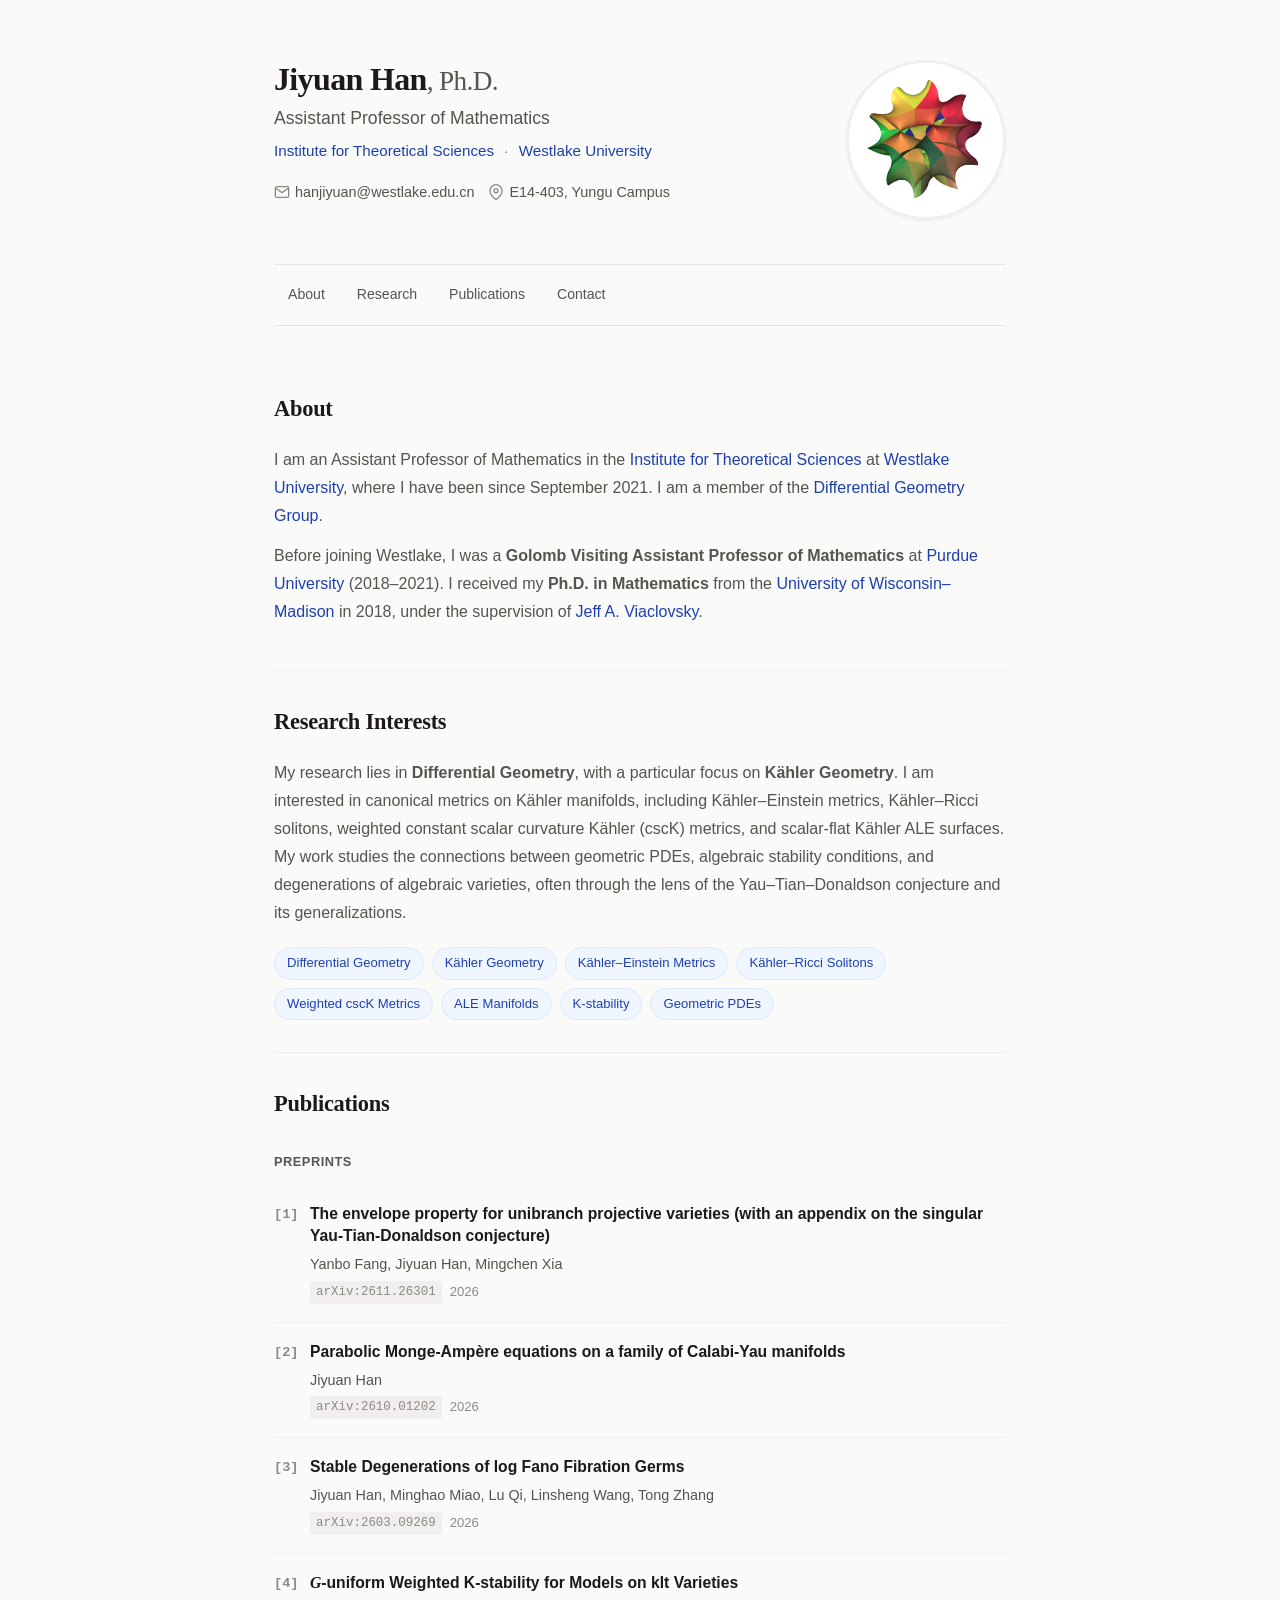
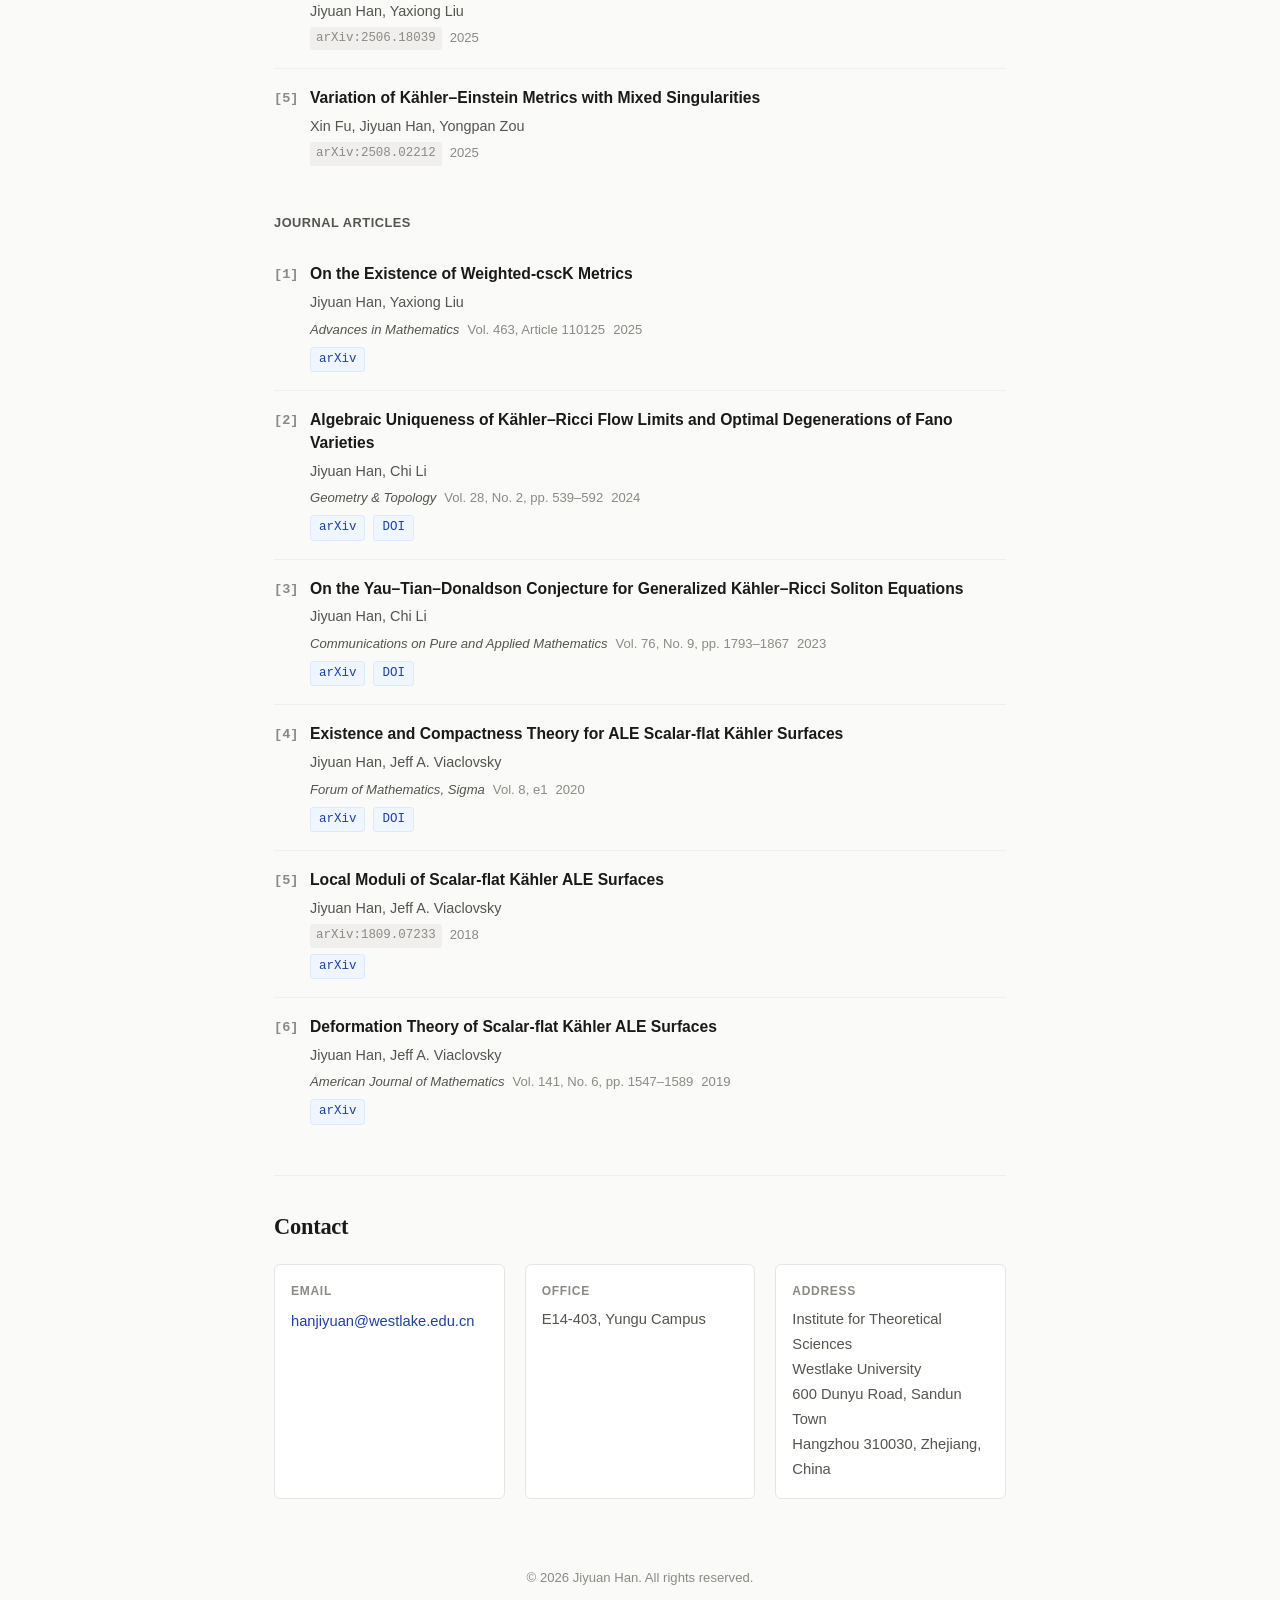
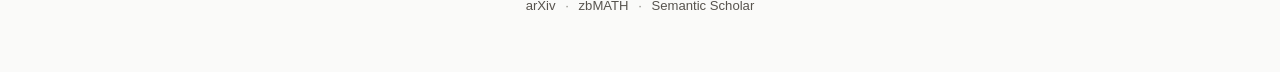
<file: index.html>
<!DOCTYPE html>
<html lang="en">
<head>
    <meta charset="UTF-8">
    <meta name="viewport" content="width=device-width, initial-scale=1.0">
    <meta name="description" content="Jiyuan Han — Assistant Professor of Mathematics at Westlake University. Research in Differential Geometry, Kähler Geometry, canonical metrics, and Kähler-Ricci solitons.">
    <meta name="keywords" content="Jiyuan Han, mathematics, differential geometry, Kähler geometry, Westlake University, Kähler-Einstein, Kähler-Ricci solitons, cscK metrics, ALE manifolds, K-stability">
    <meta name="author" content="Jiyuan Han">
    <meta name="robots" content="index, follow">
    <link rel="canonical" href="https://jiyuanhan.github.io/jiyuan-han-website/">
    <meta property="og:title" content="Jiyuan Han — Assistant Professor of Mathematics, Westlake University">
    <meta property="og:description" content="Research in Differential Geometry, Kähler Geometry, canonical metrics, and Kähler-Ricci solitons.">
    <meta property="og:type" content="website">
    <meta property="og:url" content="https://jiyuanhan.github.io/jiyuan-han-website/">
    <meta property="og:image" content="https://jiyuanhan.github.io/jiyuan-han-website/assets/images/calabi-yau.jpg">
    <meta name="twitter:card" content="summary">
    <title>Jiyuan Han — Assistant Professor of Mathematics, Westlake University</title>
    <script type="application/ld+json">
    {
      "@context": "https://schema.org",
      "@type": "Person",
      "name": "Jiyuan Han",
      "url": "https://jiyuanhan.github.io/jiyuan-han-website/",
      "jobTitle": "Assistant Professor of Mathematics",
      "email": "hanjiyuan@westlake.edu.cn",
      "affiliation": {
        "@type": "Organization",
        "name": "Westlake University",
        "department": "Institute for Theoretical Sciences"
      },
      "alumniOf": {
        "@type": "Organization",
        "name": "University of Wisconsin–Madison"
      },
      "knowsAbout": [
        "Differential Geometry",
        "Kähler Geometry",
        "Kähler–Einstein Metrics",
        "Kähler–Ricci Solitons",
        "Weighted cscK Metrics",
        "ALE Manifolds",
        "K-stability",
        "Geometric PDEs"
      ],
      "sameAs": [
        "https://zbmath.org/authors/han.jiyuan",
        "https://www.semanticscholar.org/author/Jiyuan-Han/2307039383",
        "https://en.westlake.edu.cn/faculty/jiyuan-han.html"
      ]
    }
    </script>
    <link rel="stylesheet" href="assets/css/style.css">
    <link rel="icon" type="image/png" href="data:image/svg+xml,<svg xmlns='http://www.w3.org/2000/svg' viewBox='0 0 100 100'><text y='.9em' font-size='90'>🔬</text></svg>">
</head>
<body>
    <div class="container">
        <!-- Header -->
        <header class="header">
            <div class="header-content">
                <div class="header-text">
                    <h1>Jiyuan Han<span class="phd">, Ph.D.</span></h1>
                    <p class="title">Assistant Professor of Mathematics</p>
                    <p class="affiliation">
                        <a href="https://its.westlake.edu.cn/" target="_blank" rel="noopener">Institute for Theoretical Sciences</a>
                        <span class="separator">·</span>
                        <a href="https://en.westlake.edu.cn/" target="_blank" rel="noopener">Westlake University</a>
                    </p>
                    <div class="contact-links">
                        <a href="mailto:hanjiyuan@westlake.edu.cn" class="contact-item">
                            <svg width="16" height="16" viewBox="0 0 24 24" fill="none" stroke="currentColor" stroke-width="2"><path d="M4 4h16c1.1 0 2 .9 2 2v12c0 1.1-.9 2-2 2H4c-1.1 0-2-.9-2-2V6c0-1.1.9-2 2-2z"/><polyline points="22,6 12,13 2,6"/></svg>
                            hanjiyuan@westlake.edu.cn
                        </a>
                        <span class="contact-item">
                            <svg width="16" height="16" viewBox="0 0 24 24" fill="none" stroke="currentColor" stroke-width="2"><path d="M21 10c0 7-9 13-9 13s-9-6-9-13a9 9 0 0 1 18 0z"/><circle cx="12" cy="10" r="3"/></svg>
                            E14-403, Yungu Campus
                        </span>
                    </div>
                </div>
                <div class="header-photo">
                    <img src="assets/images/calabi-yau.jpg" alt="Calabi-Yau quintic manifold — a 2D cross-section of the real 6D manifold, visualized by Andrew J. Hanson" width="180" height="180">
                </div>
            </div>
        </header>

        <!-- Navigation -->
        <nav class="nav">
            <a href="#about">About</a>
            <a href="#research">Research</a>
            <a href="#publications">Publications</a>
            <a href="#contact">Contact</a>
        </nav>

        <!-- About -->
        <section id="about">
            <h2>About</h2>
            <p>
                I am an Assistant Professor of Mathematics in the
                <a href="https://its.westlake.edu.cn/" target="_blank" rel="noopener">Institute for Theoretical Sciences</a>
                at <a href="https://en.westlake.edu.cn/" target="_blank" rel="noopener">Westlake University</a>,
                where I have been since September 2021. I am a member of the
                <a href="https://its.westlake.edu.cn/Research/Fields/Differential_Geometry.htm" target="_blank" rel="noopener">Differential Geometry Group</a>.
            </p>
            <p>
                Before joining Westlake, I was a <strong>Golomb Visiting Assistant Professor of Mathematics</strong>
                at <a href="https://www.purdue.edu/" target="_blank" rel="noopener">Purdue University</a> (2018–2021).
                I received my <strong>Ph.D. in Mathematics</strong> from the
                <a href="https://www.wisc.edu/" target="_blank" rel="noopener">University of Wisconsin–Madison</a> in 2018,
                under the supervision of <a href="https://sites.google.com/view/jeffviaclovsky" target="_blank" rel="noopener">Jeff A. Viaclovsky</a>.
            </p>
        </section>

        <!-- Research Interests -->
        <section id="research">
            <h2>Research Interests</h2>
            <p>
                My research lies in <strong>Differential Geometry</strong>, with a particular focus on
                <strong>Kähler Geometry</strong>. I am interested in canonical metrics on Kähler manifolds,
                including Kähler–Einstein metrics, Kähler–Ricci solitons, weighted constant scalar curvature
                Kähler (cscK) metrics, and scalar-flat Kähler ALE surfaces. My work studies the connections
                between geometric PDEs, algebraic stability conditions, and degenerations of algebraic varieties,
                often through the lens of the Yau–Tian–Donaldson conjecture and its generalizations.
            </p>
            <div class="keywords">
                <span>Differential Geometry</span>
                <span>Kähler Geometry</span>
                <span>Kähler–Einstein Metrics</span>
                <span>Kähler–Ricci Solitons</span>
                <span>Weighted cscK Metrics</span>
                <span>ALE Manifolds</span>
                <span>K-stability</span>
                <span>Geometric PDEs</span>
            </div>
        </section>

        <!-- Publications -->
        <section id="publications">
            <h2>Publications</h2>

            <h3>Preprints</h3>
            <ol class="pubs">

                <li class="pub">
                    <div class="pub-title">
                        <a href="https://arxiv.org/abs/2611.26301" target="_blank" rel="noopener">The envelope property for unibranch projective varieties (with an appendix on the singular Yau-Tian-Donaldson conjecture)</a>
                            </div>
                            <div class="pub-authors">
                            Yanbo Fang, Jiyuan Han, Mingchen Xia
                            </div>
                    <div class="pub-meta">
                    <span class="pub-tag">arXiv:2611.26301</span>
                    <span>2026</span>
                </div>
                </li>
                
                <li class="pub">
                    <div class="pub-title">
                        <a href="https://arxiv.org/abs/2610.01202" target="_blank" rel="noopener">Parabolic Monge-Ampère equations on a family of Calabi-Yau manifolds</a>
                    </div>
                    <div class="pub-authors">
                        Jiyuan Han
                    </div>
                    <div class="pub-meta">
                        <span class="pub-tag">arXiv:2610.01202</span>
                        <span>2026</span>
                    </div>
                </li>
                <li class="pub">
                    <div class="pub-title">
                        <a href="https://arxiv.org/abs/2603.09269" target="_blank" rel="noopener">Stable Degenerations of log Fano Fibration Germs</a>
                    </div>
                    <div class="pub-authors">
                        Jiyuan Han, Minghao Miao, Lu Qi, Linsheng Wang, Tong Zhang
                    </div>
                    <div class="pub-meta">
                        <span class="pub-tag">arXiv:2603.09269</span>
                        <span>2026</span>
                    </div>
                </li>
                <li class="pub">
                    <div class="pub-title">
                        <a href="https://arxiv.org/abs/2506.18039" target="_blank" rel="noopener">
                            <span class="math-stylized">G</span>-uniform Weighted K-stability for Models on klt Varieties
                        </a>
                    </div>
                    <div class="pub-authors">
                        Jiyuan Han, Yaxiong Liu
                    </div>
                    <div class="pub-meta">
                        <span class="pub-tag">arXiv:2506.18039</span>
                        <span>2025</span>
                    </div>
                </li>
                <li class="pub">
                    <div class="pub-title">
                        <a href="https://arxiv.org/abs/2508.02212" target="_blank" rel="noopener">Variation of Kähler–Einstein Metrics with Mixed Singularities</a>
                    </div>
                    <div class="pub-authors">
                        Xin Fu, Jiyuan Han, Yongpan Zou
                    </div>
                    <div class="pub-meta">
                        <span class="pub-tag">arXiv:2508.02212</span>
                        <span>2025</span>
                    </div>
                </li>
            </ol>

            <h3>Journal Articles</h3>
            <ol class="pubs">
                <li class="pub">
                    <div class="pub-title">
                        <a href="https://arxiv.org/abs/2406.10939" target="_blank" rel="noopener">On the Existence of Weighted-cscK Metrics</a>
                    </div>
                    <div class="pub-authors">
                        Jiyuan Han, Yaxiong Liu
                    </div>
                    <div class="pub-meta">
                        <span class="pub-journal">Advances in Mathematics</span>
                        <span>Vol. 463, Article 110125</span>
                        <span>2025</span>
                    </div>
                    <div class="pub-links">
                        <a href="https://arxiv.org/abs/2406.10939" target="_blank" rel="noopener" class="pub-link">arXiv</a>
                    </div>
                </li>
                <li class="pub">
                    <div class="pub-title">
                        <a href="https://arxiv.org/abs/2009.01010" target="_blank" rel="noopener">Algebraic Uniqueness of Kähler–Ricci Flow Limits and Optimal Degenerations of Fano Varieties</a>
                    </div>
                    <div class="pub-authors">
                        Jiyuan Han, Chi Li
                    </div>
                    <div class="pub-meta">
                        <span class="pub-journal">Geometry &amp; Topology</span>
                        <span>Vol. 28, No. 2, pp. 539–592</span>
                        <span>2024</span>
                    </div>
                    <div class="pub-links">
                        <a href="https://arxiv.org/abs/2009.01010" target="_blank" rel="noopener" class="pub-link">arXiv</a>
                        <a href="https://doi.org/10.2140/gt.2024.28.539" target="_blank" rel="noopener" class="pub-link">DOI</a>
                    </div>
                </li>
                <li class="pub">
                    <div class="pub-title">
                        <a href="https://arxiv.org/abs/2006.00903" target="_blank" rel="noopener">On the Yau–Tian–Donaldson Conjecture for Generalized Kähler–Ricci Soliton Equations</a>
                    </div>
                    <div class="pub-authors">
                        Jiyuan Han, Chi Li
                    </div>
                    <div class="pub-meta">
                        <span class="pub-journal">Communications on Pure and Applied Mathematics</span>
                        <span>Vol. 76, No. 9, pp. 1793–1867</span>
                        <span>2023</span>
                    </div>
                    <div class="pub-links">
                        <a href="https://arxiv.org/abs/2006.00903" target="_blank" rel="noopener" class="pub-link">arXiv</a>
                        <a href="https://doi.org/10.1002/cpa.22053" target="_blank" rel="noopener" class="pub-link">DOI</a>
                    </div>
                </li>
                <li class="pub">
                    <div class="pub-title">
                        <a href="https://arxiv.org/abs/1901.05611" target="_blank" rel="noopener">Existence and Compactness Theory for ALE Scalar-flat Kähler Surfaces</a>
                    </div>
                    <div class="pub-authors">
                        Jiyuan Han, Jeff A. Viaclovsky
                    </div>
                    <div class="pub-meta">
                        <span class="pub-journal">Forum of Mathematics, Sigma</span>
                        <span>Vol. 8, e1</span>
                        <span>2020</span>
                    </div>
                    <div class="pub-links">
                        <a href="https://arxiv.org/abs/1901.05611" target="_blank" rel="noopener" class="pub-link">arXiv</a>
                        <a href="https://doi.org/10.1017/fms.2019.42" target="_blank" rel="noopener" class="pub-link">DOI</a>
                    </div>
                </li>
                <li class="pub">
                    <div class="pub-title">
                        <a href="https://arxiv.org/abs/1809.07233" target="_blank" rel="noopener">Local Moduli of Scalar-flat Kähler ALE Surfaces</a>
                    </div>
                    <div class="pub-authors">
                        Jiyuan Han, Jeff A. Viaclovsky
                    </div>
                    <div class="pub-meta">
                        <span class="pub-tag">arXiv:1809.07233</span>
                        <span>2018</span>
                    </div>
                    <div class="pub-links">
                        <a href="https://arxiv.org/abs/1809.07233" target="_blank" rel="noopener" class="pub-link">arXiv</a>
                    </div>
                </li>
                <li class="pub">
                    <div class="pub-title">
                        <a href="https://arxiv.org/abs/1605.05267" target="_blank" rel="noopener">Deformation Theory of Scalar-flat Kähler ALE Surfaces</a>
                    </div>
                    <div class="pub-authors">
                        Jiyuan Han, Jeff A. Viaclovsky
                    </div>
                    <div class="pub-meta">
                        <span class="pub-journal">American Journal of Mathematics</span>
                        <span>Vol. 141, No. 6, pp. 1547–1589</span>
                        <span>2019</span>
                    </div>
                    <div class="pub-links">
                        <a href="https://arxiv.org/abs/1605.05267" target="_blank" rel="noopener" class="pub-link">arXiv</a>
                    </div>
                </li>
            </ol>
        </section>

        <!-- Contact -->
        <section id="contact">
            <h2>Contact</h2>
            <div class="contact-grid">
                <div class="contact-card">
                    <div class="contact-label">Email</div>
                    <a href="mailto:hanjiyuan@westlake.edu.cn">hanjiyuan@westlake.edu.cn</a>
                </div>
                <div class="contact-card">
                    <div class="contact-label">Office</div>
                    <span>E14-403, Yungu Campus</span>
                </div>
                <div class="contact-card">
                    <div class="contact-label">Address</div>
                    <span>Institute for Theoretical Sciences<br>
                    Westlake University<br>
                    600 Dunyu Road, Sandun Town<br>
                    Hangzhou 310030, Zhejiang, China</span>
                </div>
            </div>
        </section>

        <!-- Footer -->
        <footer>
            <p>&copy; 2026 Jiyuan Han. All rights reserved.</p>
            <p class="footer-links">
                <a href="https://arxiv.org/search/?query=Jiyuan+Han&searchtype=author" target="_blank" rel="noopener">arXiv</a>
                <span class="separator">·</span>
                <a href="https://zbmath.org/authors/han.jiyuan" target="_blank" rel="noopener">zbMATH</a>
                <span class="separator">·</span>
                <a href="https://www.semanticscholar.org/author/Jiyuan-Han/2307039383" target="_blank" rel="noopener">Semantic Scholar</a>
            </p>
        </footer>
    </div>
</body>
</html>
</file>
<file: assets/css/style.css>
/* ============================================================
   Jiyuan Han — Academic Personal Website
   ============================================================ */

/* --- CSS Variables --- */
:root {
    --color-bg: #fafaf9;
    --color-surface: #ffffff;
    --color-text: #1c1917;
    --color-text-secondary: #57534e;
    --color-text-muted: #8c8a84;
    --color-accent: #1e40af;
    --color-accent-hover: #1e3a8a;
    --color-border: #e7e5e4;
    --color-border-light: #f0efed;
    --color-tag-bg: #eff6ff;
    --color-tag-text: #1e40af;
    --color-tag-border: #dbeafe;
    --font-serif: 'Source Serif 4', 'Charter', 'Georgia', 'Times New Roman', serif;
    --font-sans: -apple-system, BlinkMacSystemFont, 'Segoe UI', 'Inter', Roboto, 'Helvetica Neue', sans-serif;
    --font-mono: 'SF Mono', 'Fira Code', 'Fira Mono', 'Roboto Mono', monospace;
    --max-width: 780px;
    --radius: 6px;
}

/* --- Reset & Base --- */
*, *::before, *::after {
    box-sizing: border-box;
    margin: 0;
    padding: 0;
}

html {
    scroll-behavior: smooth;
    scroll-padding-top: 80px;
}

body {
    font-family: var(--font-sans);
    font-size: 16px;
    line-height: 1.7;
    color: var(--color-text);
    background-color: var(--color-bg);
    -webkit-font-smoothing: antialiased;
    -moz-osx-font-smoothing: grayscale;
}

/* --- Container --- */
.container {
    max-width: var(--max-width);
    margin: 0 auto;
    padding: 0 24px;
}

/* --- Header --- */
.header {
    padding: 60px 0 36px;
    border-bottom: 1px solid var(--color-border);
    margin-bottom: 0;
}

.header-content {
    display: flex;
    align-items: flex-start;
    justify-content: space-between;
    gap: 32px;
}

.header-text h1 {
    font-family: var(--font-serif);
    font-size: 2rem;
    font-weight: 600;
    color: var(--color-text);
    letter-spacing: -0.02em;
    line-height: 1.2;
    margin-bottom: 6px;
}

.header-text h1 .phd {
    font-weight: 400;
    color: var(--color-text-secondary);
    font-size: 0.85em;
}

.header-text .title {
    font-size: 1.1rem;
    color: var(--color-text-secondary);
    margin-bottom: 4px;
    font-weight: 400;
}

.header-text .affiliation {
    font-size: 0.95rem;
    color: var(--color-text-secondary);
    margin-bottom: 16px;
}

.header-text .affiliation a {
    color: var(--color-accent);
    text-decoration: none;
    font-weight: 500;
}

.header-text .affiliation a:hover {
    text-decoration: underline;
}

.separator {
    color: var(--color-text-muted);
    margin: 0 6px;
}

.contact-links {
    display: flex;
    flex-wrap: wrap;
    gap: 14px;
}

.contact-item {
    display: inline-flex;
    align-items: center;
    gap: 5px;
    font-size: 0.9rem;
    color: var(--color-text-secondary);
    text-decoration: none;
}

.contact-item[href]:hover {
    color: var(--color-accent);
    text-decoration: underline;
}

.contact-item svg {
    flex-shrink: 0;
    color: var(--color-text-muted);
}

.header-photo {
    flex-shrink: 0;
}

.header-photo img {
    width: 160px;
    height: 160px;
    border-radius: 50%;
    object-fit: cover;
    border: 3px solid var(--color-border-light);
    box-shadow: 0 1px 3px rgba(0,0,0,0.06);
}

/* --- Navigation --- */
.nav {
    display: flex;
    gap: 4px;
    padding: 12px 0;
    margin-bottom: 32px;
    border-bottom: 1px solid var(--color-border);
    flex-wrap: wrap;
    position: sticky;
    top: 0;
    background-color: rgba(250, 250, 249, 0.92);
    backdrop-filter: blur(8px);
    -webkit-backdrop-filter: blur(8px);
    z-index: 10;
}

.nav a {
    display: inline-block;
    padding: 6px 14px;
    font-size: 0.88rem;
    font-weight: 500;
    color: var(--color-text-secondary);
    text-decoration: none;
    border-radius: var(--radius);
    transition: background-color 0.15s ease, color 0.15s ease;
}

.nav a:hover {
    background-color: var(--color-border-light);
    color: var(--color-text);
}

/* --- Sections --- */
section {
    padding: 32px 0;
    border-bottom: 1px solid var(--color-border-light);
}

section:last-of-type {
    border-bottom: none;
}

section h2 {
    font-family: var(--font-serif);
    font-size: 1.4rem;
    font-weight: 600;
    color: var(--color-text);
    margin-bottom: 18px;
    letter-spacing: -0.01em;
    position: relative;
}

section h3 {
    font-size: 1.05rem;
    font-weight: 600;
    color: var(--color-text-secondary);
    margin: 28px 0 12px;
    text-transform: uppercase;
    letter-spacing: 0.04em;
    font-size: 0.8rem;
}

section p {
    margin-bottom: 12px;
    color: var(--color-text-secondary);
    line-height: 1.75;
}

section a {
    color: var(--color-accent);
    text-decoration: none;
}

section a:hover {
    text-decoration: underline;
}

/* --- Keywords --- */
.keywords {
    display: flex;
    flex-wrap: wrap;
    gap: 8px;
    margin-top: 20px;
}

.keywords span {
    display: inline-block;
    padding: 4px 12px;
    font-size: 0.82rem;
    font-weight: 500;
    color: var(--color-tag-text);
    background-color: var(--color-tag-bg);
    border: 1px solid var(--color-tag-border);
    border-radius: 999px;
    white-space: nowrap;
}

/* --- Publications --- */
.pubs {
    list-style: none;
    counter-reset: pub-counter;
    padding-left: 0;
}

.pub {
    position: relative;
    padding: 18px 0 18px 36px;
    border-bottom: 1px solid var(--color-border-light);
}

.pub:last-child {
    border-bottom: none;
}

.pub::before {
    counter-increment: pub-counter;
    content: "[" counter(pub-counter) "]";
    position: absolute;
    left: 0;
    top: 18px;
    font-size: 0.85rem;
    font-weight: 600;
    color: var(--color-text-muted);
    font-family: var(--font-mono);
}

.pub-title {
    font-size: 0.98rem;
    font-weight: 600;
    line-height: 1.45;
    margin-bottom: 4px;
}

.pub-title a {
    color: var(--color-text);
    text-decoration: none;
}

.pub-title a:hover {
    color: var(--color-accent);
    text-decoration: underline;
}

.math-stylized {
    font-family: 'Latin Modern Math', 'Cambria Math', 'STIX Two Math', serif;
    font-style: italic;
}

.pub-authors {
    font-size: 0.9rem;
    color: var(--color-text-secondary);
    margin-bottom: 4px;
}

.pub-meta {
    font-size: 0.82rem;
    color: var(--color-text-muted);
    display: flex;
    flex-wrap: wrap;
    gap: 8px;
}

.pub-meta .pub-journal {
    font-style: italic;
    color: var(--color-text-secondary);
}

.pub-meta .pub-tag {
    font-family: var(--font-mono);
    font-size: 0.78rem;
    color: var(--color-text-muted);
    background-color: var(--color-border-light);
    padding: 1px 6px;
    border-radius: 3px;
}

.pub-links {
    margin-top: 6px;
    display: flex;
    gap: 8px;
}

.pub-link {
    font-family: var(--font-mono);
    font-size: 0.78rem;
    padding: 1px 8px;
    background-color: var(--color-tag-bg);
    color: var(--color-accent);
    border-radius: 3px;
    text-decoration: none;
    border: 1px solid var(--color-tag-border);
    transition: background-color 0.15s ease;
}

.pub-link:hover {
    background-color: var(--color-tag-border);
    text-decoration: none;
}

/* --- Talks --- */
.talks-list {
    list-style: none;
    padding-left: 0;
}

.talks-list li {
    padding: 14px 0;
    border-bottom: 1px solid var(--color-border-light);
}

.talks-list li:last-child {
    border-bottom: none;
}

.talk-title {
    font-weight: 600;
    font-size: 0.95rem;
    color: var(--color-text);
    margin-bottom: 2px;
}

.talk-venue {
    font-size: 0.88rem;
    color: var(--color-text-secondary);
}

.talk-date {
    font-size: 0.8rem;
    color: var(--color-text-muted);
}

/* --- Contact --- */
.contact-grid {
    display: grid;
    grid-template-columns: repeat(auto-fit, minmax(200px, 1fr));
    gap: 20px;
    margin-top: 8px;
}

.contact-card {
    padding: 16px;
    background-color: var(--color-surface);
    border: 1px solid var(--color-border);
    border-radius: var(--radius);
}

.contact-card .contact-label {
    font-size: 0.75rem;
    font-weight: 600;
    text-transform: uppercase;
    letter-spacing: 0.06em;
    color: var(--color-text-muted);
    margin-bottom: 6px;
}

.contact-card a {
    font-size: 0.92rem;
    color: var(--color-accent);
    text-decoration: none;
    word-break: break-all;
}

.contact-card a:hover {
    text-decoration: underline;
}

.contact-card span {
    font-size: 0.92rem;
    color: var(--color-text-secondary);
    display: block;
}

/* --- Footer --- */
footer {
    padding: 36px 0 48px;
    text-align: center;
    font-size: 0.82rem;
    color: var(--color-text-muted);
}

footer p {
    margin-bottom: 6px;
}

.footer-links a {
    color: var(--color-text-secondary);
    text-decoration: none;
}

.footer-links a:hover {
    color: var(--color-accent);
    text-decoration: underline;
}

/* --- Responsive --- */
@media (max-width: 640px) {
    .header {
        padding: 36px 0 28px;
    }

    .header-content {
        flex-direction: column-reverse;
        align-items: flex-start;
        text-align: left;
    }

    .header-photo img {
        width: 120px;
        height: 120px;
    }

    .header-text h1 {
        font-size: 1.6rem;
    }

    .contact-links {
        flex-direction: column;
        gap: 8px;
    }

    .nav {
        gap: 2px;
        padding: 8px 0;
    }

    .nav a {
        padding: 6px 10px;
        font-size: 0.82rem;
    }

    section {
        padding: 24px 0;
    }

    .contact-grid {
        grid-template-columns: 1fr;
    }

    .pub {
        padding-left: 30px;
    }
}

/* --- Print --- */
@media print {
    .nav {
        display: none;
    }

    body {
        background-color: white;
        font-size: 12px;
        line-height: 1.5;
    }

    .container {
        max-width: 100%;
    }

    .header-photo img {
        width: 120px;
        height: 120px;
    }
}
</file>
